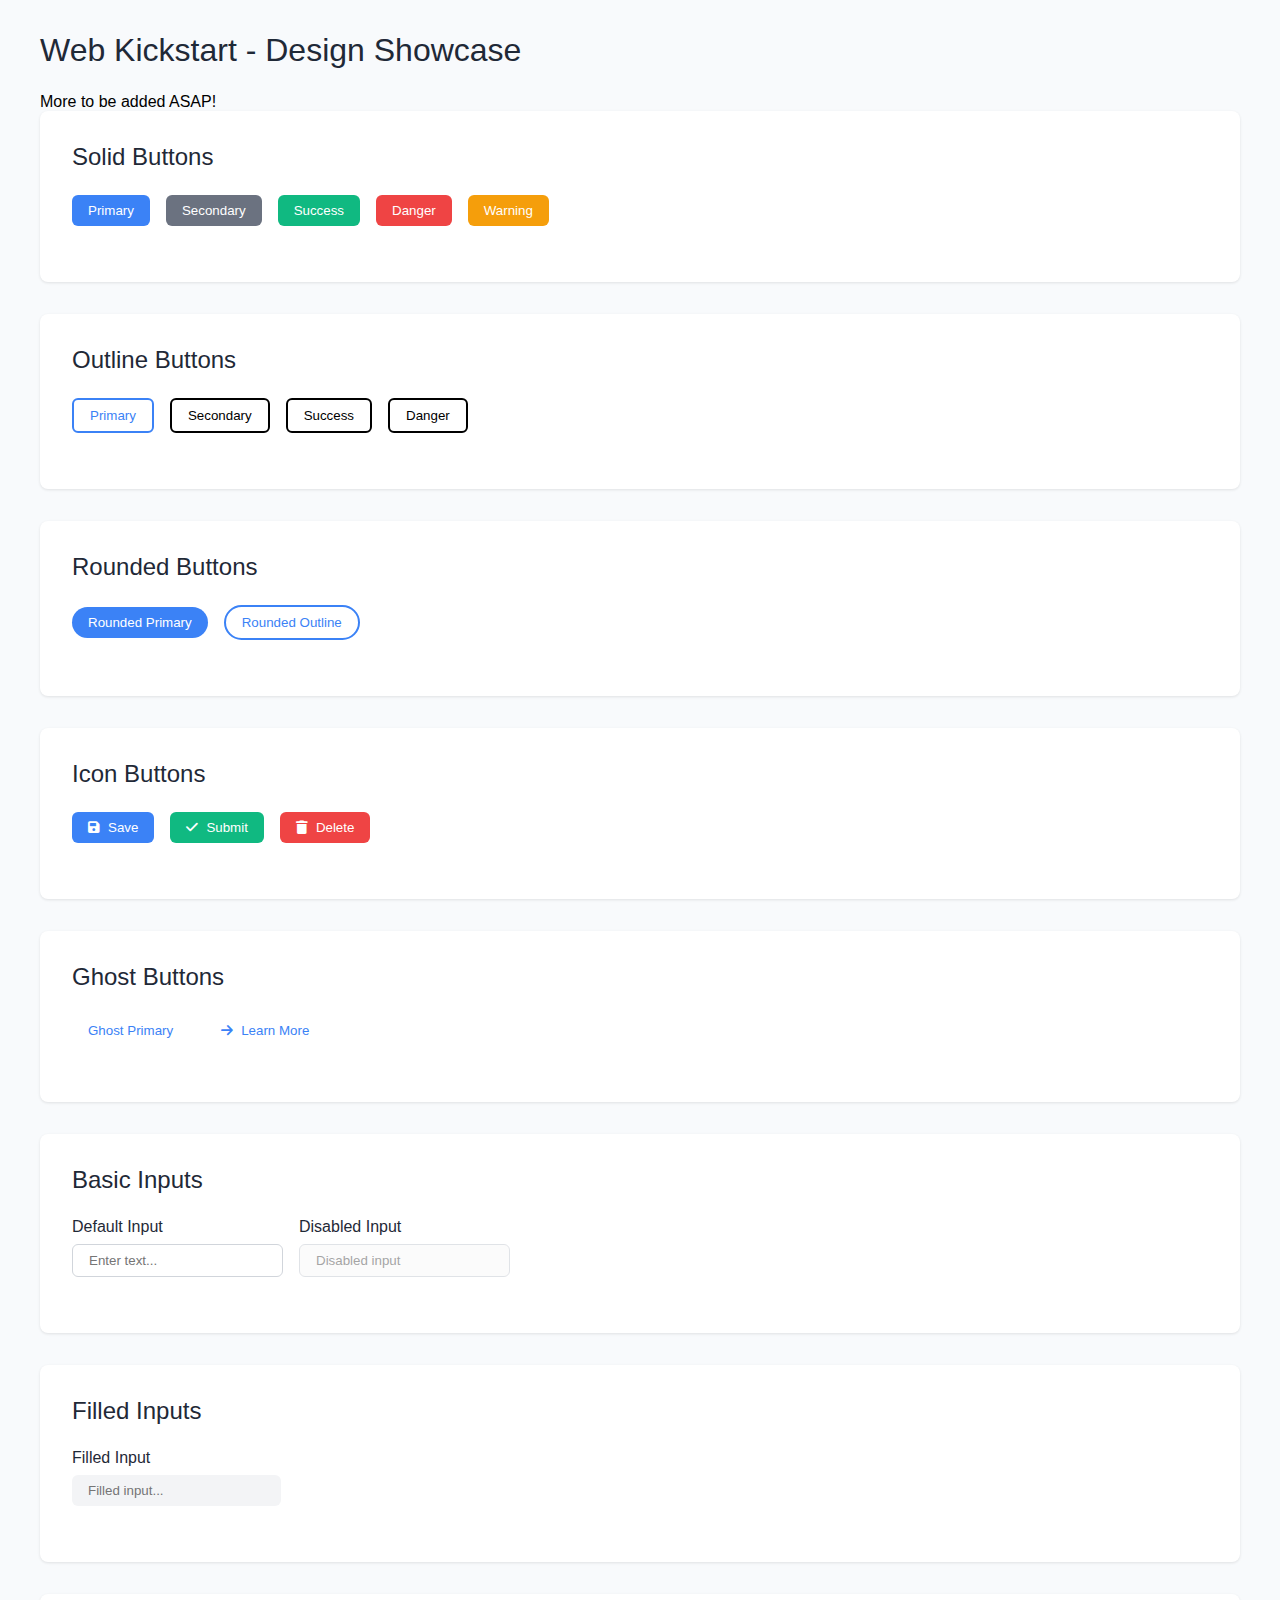
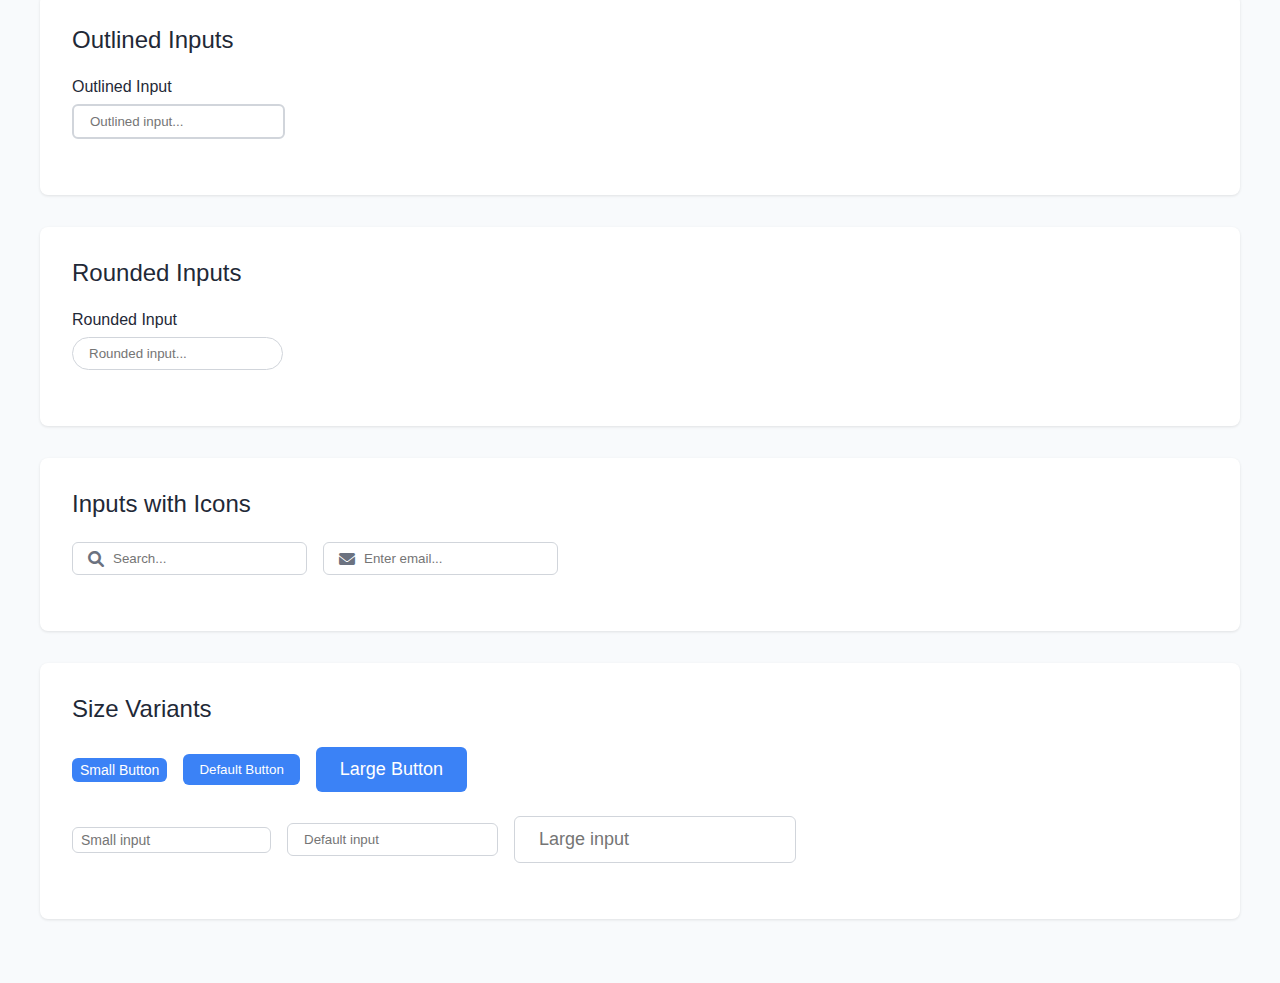
<file: index.html>
<!DOCTYPE html>
<html lang="en">
<head>
    <meta charset="UTF-8">
    <meta name="viewport" content="width=device-width, initial-scale=1.0">
    <title>Web Kickstart - Design Showcase</title>
    <link rel="stylesheet" href="https://cdnjs.cloudflare.com/ajax/libs/font-awesome/6.0.0/css/all.min.css">
  <link rel="stylesheet" href="./style.css">
</head>
<body>
    <div class="container">
        <h1 class="heading">Web Kickstart - Design Showcase</h1>
        <p>More to be added ASAP!</p>

        <!-- Solid Buttons -->
        <section class="section">
            <h2 class="heading">Solid Buttons</h2>
            <div class="component-group">
                <button class="btn btn-primary">Primary</button>
                <button class="btn btn-secondary">Secondary</button>
                <button class="btn btn-success">Success</button>
                <button class="btn btn-danger">Danger</button>
                <button class="btn btn-warning">Warning</button>
            </div>
        </section>

        <!-- Outline Buttons -->
        <section class="section">
            <h2 class="heading">Outline Buttons</h2>
            <div class="component-group">
                <button class="btn btn-outline btn-outline-primary">Primary</button>
                <button class="btn btn-outline btn-outline-secondary">Secondary</button>
                <button class="btn btn-outline btn-outline-success">Success</button>
                <button class="btn btn-outline btn-outline-danger">Danger</button>
            </div>
        </section>

        <!-- Rounded Buttons -->
        <section class="section">
            <h2 class="heading">Rounded Buttons</h2>
            <div class="component-group">
                <button class="btn btn-primary btn-rounded">Rounded Primary</button>
                <button class="btn btn-outline btn-outline-primary btn-rounded">Rounded Outline</button>
            </div>
        </section>

        <!-- Icon Buttons -->
        <section class="section">
            <h2 class="heading">Icon Buttons</h2>
            <div class="component-group">
                <button class="btn btn-primary btn-icon">
                    <i class="fas fa-save"></i>
                    Save
                </button>
                <button class="btn btn-success btn-icon">
                    <i class="fas fa-check"></i>
                    Submit
                </button>
                <button class="btn btn-danger btn-icon">
                    <i class="fas fa-trash"></i>
                    Delete
                </button>
            </div>
        </section>

        <!-- Ghost Buttons -->
        <section class="section">
            <h2 class="heading">Ghost Buttons</h2>
            <div class="component-group">
                <button class="btn btn-ghost btn-ghost-primary">Ghost Primary</button>
                <button class="btn btn-ghost btn-ghost-primary btn-icon">
                    <i class="fas fa-arrow-right"></i>
                    Learn More
                </button>
            </div>
        </section>

        <!-- Basic Inputs -->
        <section class="section">
            <h2 class="heading">Basic Inputs</h2>
            <div class="component-group">
                <div>
                    <label class="label">Default Input</label>
                    <input type="text" class="input" placeholder="Enter text...">
                </div>
                <div>
                    <label class="label">Disabled Input</label>
                    <input type="text" class="input disabled" placeholder="Disabled input" disabled>
                </div>
            </div>
        </section>

        <!-- Filled Inputs -->
        <section class="section">
            <h2 class="heading">Filled Inputs</h2>
            <div class="component-group">
                <div>
                    <label class="label">Filled Input</label>
                    <input type="text" class="input input-filled" placeholder="Filled input...">
                </div>
            </div>
        </section>

        <!-- Outlined Inputs -->
        <section class="section">
            <h2 class="heading">Outlined Inputs</h2>
            <div class="component-group">
                <div>
                    <label class="label">Outlined Input</label>
                    <input type="text" class="input input-outlined" placeholder="Outlined input...">
                </div>
            </div>
        </section>

        <!-- Rounded Inputs -->
        <section class="section">
            <h2 class="heading">Rounded Inputs</h2>
            <div class="component-group">
                <div>
                    <label class="label">Rounded Input</label>
                    <input type="text" class="input input-rounded" placeholder="Rounded input...">
                </div>
            </div>
        </section>

        <!-- Input with Icon -->
        <section class="section">
            <h2 class="heading">Inputs with Icons</h2>
            <div class="component-group">
                <div class="input-group">
                    <i class="fas fa-search input-icon"></i>
                    <input type="text" class="input input-with-icon" placeholder="Search...">
                </div>
                <div class="input-group">
                    <i class="fas fa-envelope input-icon"></i>
                    <input type="email" class="input input-with-icon" placeholder="Enter email...">
                </div>
            </div>
        </section>

        <!-- Size Variants -->
        <section class="section">
            <h2 class="heading">Size Variants</h2>
            <div class="component-group">
                <button class="btn btn-primary btn-sm">Small Button</button>
                <button class="btn btn-primary">Default Button</button>
                <button class="btn btn-primary btn-lg">Large Button</button>
            </div>
            <div class="component-group">
                <input type="text" class="input input-sm" placeholder="Small input">
                <input type="text" class="input" placeholder="Default input">
                <input type="text" class="input input-lg" placeholder="Large input">
            </div>
        </section>
    </div>
</body>
</html>
</file>
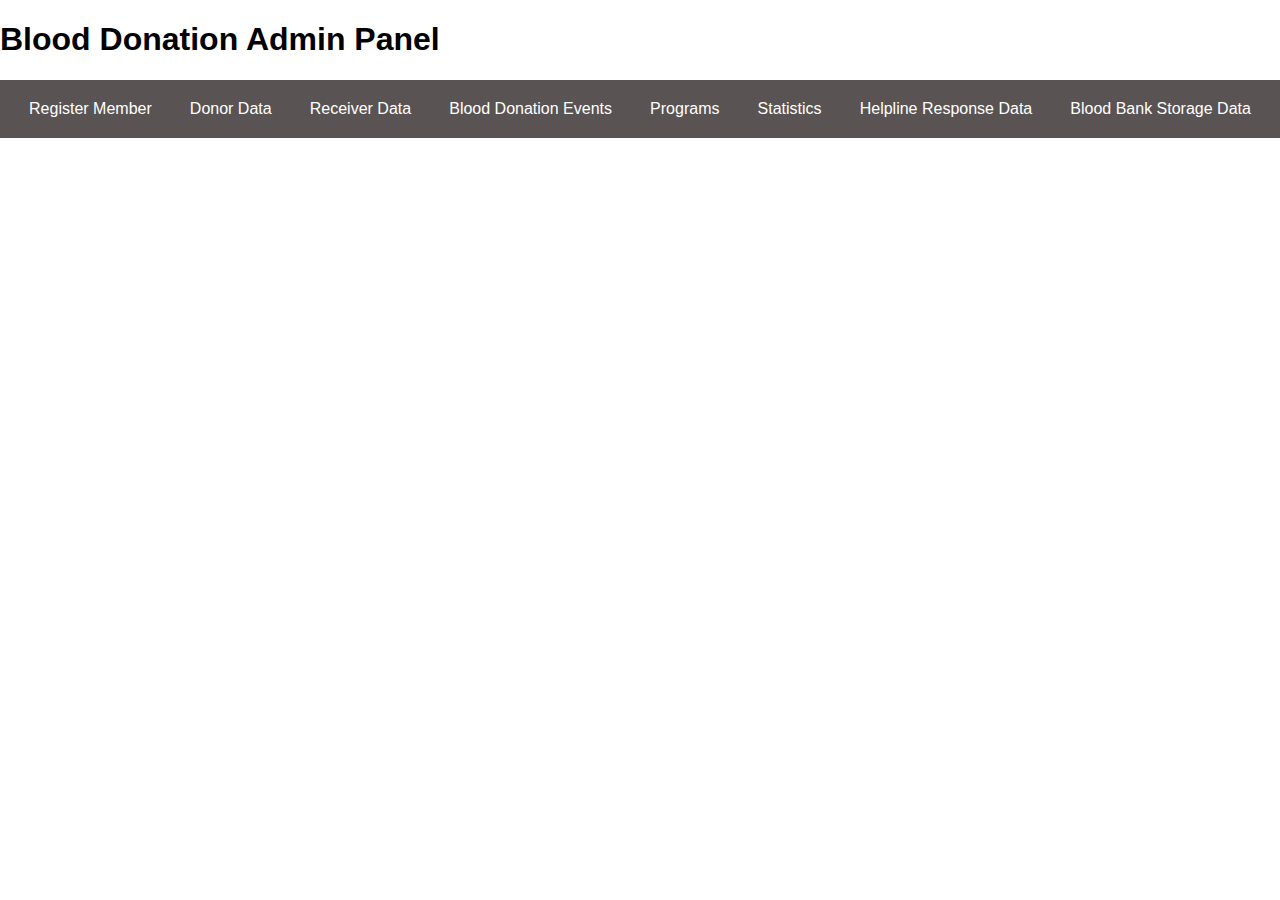
<file: admin.html>
<!DOCTYPE html>
<html lang="en">

<head>
    <meta charset="UTF-8">
    <meta name="viewport" content="width=device-width, initial-scale=1.0">
    <title>Blood Donation Admin Panel</title>
    <style>
        body {
            margin: 0;
            font-family: Arial, sans-serif;
        }
te 

        header {
            background-color: #5a5353;
            color: white;
            padding: 10px;
            text-align: center;
        }

        nav {
            background-color: #5a5353;
            color: white;
            display: flex;
            justify-content: space-around;
            padding: 10px;
            
        }

        #main-content {
            width: 90%;
            height: 100%;
            color: rgb(218, 131, 131);
            display: flex;
            justify-content: space-around;
            padding: 10px;
        }

        nav a {
            color: white;
            text-decoration: none;
            padding: 10px;
            cursor: pointer;

        }

        .menu-link {
            color: white;
            text-decoration: none;
            padding: 10px;
            cursor: pointer;
        }


        #menu-toggle {
            display: none;
            cursor: pointer;
            font-size: 1.5em;
        }

        .section {
            background-color: #fff;
            padding: 20px;
            margin: 20px 0;
            border-radius: 8px;
            display: none;
            width: 100%;
        }

        .section h2 {
            font-size: 24px;
            color: #333;
        }

        .section-content {
            font-size: 16px;
            color: #555;
        }


        @media screen and (max-width: 768px) {
            #menu-toggle {
                display: block;
            }

            nav {
                flex-direction: column;
                align-items: flex-start;
                display: none;
            }

            nav.show {
                display: flex;
            }

            .menu-link {
                width: 100%;
                box-sizing: border-box;
            }
        }

        table {
        border-collapse: collapse;
        width: 100%;
        margin-top: 20px;
    }

    th, td {
        padding: 12px;
        text-align: left;
        border-bottom: 1px solid #ddd;
    }

    th {
        background-color: #5a5353;
        color: white;
    }

    tr:hover {
        background-color: #f5f5f5;
    }
    </style>
</head>

<body>
<header>
        <h1>Blood Donation Admin Panel</h1>
</header>
    <nav>
        <a href="#" class="menu-link" onclick="showSection('register-member')">Register Member</a>
        <a href="#" class="menu-link" onclick="showSection('donor-data')">Donor Data</a>
        <a href="#" class="menu-link" onclick="showSection('receiver-data')">Receiver Data</a>
        <a href="#" class="menu-link" onclick="showSection('donation-events')">Blood Donation Events</a>
        <a href="#" class="menu-link" onclick="showSection('programs')">Programs</a>
        <a href="#" class="menu-link" onclick="showSection('statistics')">Statistics</a>
        <a href="#" class="menu-link" onclick="showSection('helpline-response-data')">Helpline Response Data</a>
        <a href="#" class="menu-link" onclick="showSection('blood-bank-storage')">Blood Bank Storage Data</a>
    </nav>

    <div id="main-content">
    <!-- Add this section inside the main-content div -->
<section id="register-member" class="section">
    <h2>Registered Members</h2>
    <table border="1" style="width: 100%;">
        <thead>
            <tr>
                <th>Name</th>
                <th>Address</th>
                <th>Phone Number</th>
                <th>Blood Group</th>
                <th>Donation Status</th>
                <th>Remark</th>
            </tr>
        </thead>
        <tbody>
            <!-- Example rows, replace with actual data from your backend -->
            <tr>
                <td>John Doe</td>
                <td>123 Main St</td>
                <td>555-1234</td>
                <td>A+</td>
                <td>Successful</td>
                <td>Thanks for donating!</td>
            </tr>
            <tr>
                <td>Jane Smith</td>
                <td>456 Oak St</td>
                <td>555-5678</td>
                <td>B-</td>
                <td>Pending</td>
                <td>Waiting for confirmation</td>
            </tr>
            <!-- Add more rows as needed -->
        </tbody>
    </table>
</section>

        <!-- Donor Data Section -->
 <!-- Add this section inside the main-content div -->
<section id="donor-data" class="section">
    <h2>Donor Data</h2>
    <table border="1" style="width: 100%;">
        <thead>
            <tr>
                <th>Name</th>
                <th>Address</th>
                <th>Phone Number</th>
                <th>Blood Group</th>
                <th>Last Donation Date</th>
                <th>Health Status</th>
            </tr>
        </thead>
        <tbody>
            <!-- Example rows, replace with actual data from your backend -->
            <tr>
                <td>John Doe</td>
                <td>123 Main St</td>
                <td>555-1234</td>
                <td>A+</td>
                <td>2023-01-15</td>
                <td>Good</td>
            </tr>
            <tr>
                <td>Jane Smith</td>
                <td>456 Oak St</td>
                <td>555-5678</td>
                <td>B-</td>
                <td>2022-11-30</td>
                <td>Excellent</td>
            </tr>
            <!-- Add more rows as needed -->
        </tbody>
    </table>
</section>


        <!-- Receiver Data Section -->
      <!-- Add this section inside the main-content div -->
<section id="receiver-data" class="section">
    <h2>Receiver Data</h2>
    <table border="1" style="width: 100%;">
        <thead>
            <tr>
                <th>Name</th>
                <th>Address</th>
                <th>Phone Number</th>
                <th>Blood Group</th>
                <th>Request Date</th>
                <th>Location</th>
                <th>Status</th>
            </tr>
        </thead>
        <tbody>
            <!-- Example rows, replace with actual data from your backend -->
            <tr>
                <td>Mary Johnson</td>
                <td>789 Pine St</td>
                <td>555-9876</td>
                <td>O-</td>
                <td>2023-02-10</td>
                <td>Hospital A</td>
                <td>Pending</td>
            </tr>
            <tr>
                <td>Robert Williams</td>
                <td>321 Maple St</td>
                <td>555-4321</td>
                <td>AB+</td>
                <td>2023-01-25</td>
                <td>Red Cross Center</td>
                <td>Confirmed</td>
            </tr>
            <!-- Add more rows as needed -->
        </tbody>
    </table>
</section>

        <!-- Blood Donation Events Section -->
        <!-- Add this section inside the main-content div -->
<section id="donation-events" class="section">
    <h2>Blood Donation Events</h2>
    <table border="1" style="width: 100%;">
        <thead>
            <tr>
                <th>Name of Programme</th>
                <th>No. of Donors</th>
                <th>Date of Event</th>
                <th>Time of Event</th>
            </tr>
        </thead>
        <tbody>
            <!-- Example rows, replace with actual data from your backend -->
            <tr>
                <td>Community Blood Drive</td>
                <td>50</td>
                <td>2023-03-15</td>
                <td>10:00 AM - 4:00 PM</td>
            </tr>
            <tr>
                <td>University Blood Donation Day</td>
                <td>30</td>
                <td>2023-04-05</td>
                <td>9:00 AM - 3:00 PM</td>
            </tr>
            <!-- Add more rows as needed -->
        </tbody>
    </table>
</section>


        <!-- Programs Section -->
       <!-- Add this section inside the main-content div -->
<section id="programs" class="section">
    <h2>Programs Held</h2>
    <table border="1" style="width: 100%;">
        <thead>
            <tr>
                <th>Name of Program</th>
                <th>Date</th>
                <th>Type of Program</th>
                <th>Number of Participants</th>
            </tr>
        </thead>
        <tbody>
            <!-- Example rows, replace with actual data from your backend -->
            <tr>
                <td>Blood Donation Campaign</td>
                <td>2023-03-15</td>
                <td>Blood Donation</td>
                <td>50</td>
            </tr>
            <tr>
                <td>Health Awareness Seminar</td>
                <td>2023-04-05</td>
                <td>Health Awareness</td>
                <td>100</td>
            </tr>
            <tr>
                <td>Spelling Bee Competition</td>
                <td>2023-05-20</td>
                <td>Competition</td>
                <td>30</td>
            </tr>
            <!-- Add more rows as needed -->
        </tbody>
    </table>
</section>


        <!-- Statistics Section -->
       <!-- Add this section inside the main-content div -->
<section id="statistics" class="section">
    <h2>Blood Donation Statistics</h2>
    <table border="1" style="width: 100%;">
        <thead>
            <tr>
                <th>Statistic</th>
                <th>Value</th>
            </tr>
        </thead>
        <tbody>
            <!-- Example rows, replace with actual data from your backend -->
            <tr>
                <td>Total Donors</td>
                <td>500</td>
            </tr>
            <tr>
                <td>Total Receivers</td>
                <td>200</td>
            </tr>
            <tr>
                <td>Total Successful Donations</td>
                <td>450</td>
            </tr>
            <tr>
                <td>Total Pending Donations</td>
                <td>25</td>
            </tr>
            <tr>
                <td>Total Failed Donations</td>
                <td>5</td>
            </tr>
            <tr>
                <td>Total Male Donors</td>
                <td>300</td>
            </tr>
            <tr>
                <td>Total Female Donors</td>
                <td>200</td>
            </tr>
            <tr>
                <td>Total Male Receivers</td>
                <td>120</td>
            </tr>
            <tr>
                <td>Total Female Receivers</td>
                <td>80</td>
            </tr>
            <tr>
                <td>Total Donors - Blood Group A+</td>
                <td>150</td>
            </tr>
            <tr>
                <td>Total Donors - Blood Group B-</td>
                <td>100</td>
            </tr>
            <!-- Add more rows as needed -->
        </tbody>
    </table>
</section>

        <!-- Helpline Response Data Section -->
    <!-- Add this section inside the main-content div -->
<section id="helpline-response-data" class="section">
    <h2>Helpline Response Data</h2>
    <table border="1" style="width: 100%;">
        <thead>
            <tr>
                <th>Call Date</th>
                <th>Caller Name</th>
                <th>Phone Number</th>
                <th>Issue</th>
                <th>Response Status</th>
                <th>Remarks</th>
            </tr>
        </thead>
        <tbody>
            <!-- Example rows, replace with actual data from your backend -->
            <tr>
                <td>2023-03-01</td>
                <td>John Doe</td>
                <td>555-1234</td>
                <td>Blood Request</td>
                <td>Resolved</td>
                <td>Provided information about nearest blood bank</td>
            </tr>
            <tr>
                <td>2023-03-05</td>
                <td>Jane Smith</td>
                <td>555-5678</td>
                <td>Donation Inquiry</td>
                <td>Pending</td>
                <td>Will follow up later</td>
            </tr>
            <!-- Add more rows as needed -->
        </tbody>
    </table>
</section>


        <!-- Blood Bank Storage Data Section -->
      <!-- Add this section inside the main-content div -->
<section id="blood-bank-storage" class="section">
    <h2>Blood Bank Storage Data</h2>
    <table border="1" style="width: 100%;">
        <thead>
            <tr>
                <th>Blood Group</th>
                <th>Available Pouches</th>
                <th>Expiry Date</th>
            </tr>
        </thead>
        <tbody>
            <!-- Example rows, replace with actual data from your backend -->
            <tr>
                <td>A+</td>
                <td>100</td>
                <td>2023-06-30</td>
            </tr>
            <tr>
                <td>B-</td>
                <td>50</td>
                <td>2023-07-15</td>
            </tr>
            <!-- Add more rows as needed -->
        </tbody>
    </table>
</section>

    </div>

    <script>
        function showSection(sectionId) {
            // Hide all sections
            var sections = document.getElementsByClassName('section');
            for (var i = 0; i < sections.length; i++) {
                sections[i].style.display = 'none';
            }

            // Show the selected section
            var selectedSection = document.getElementById(sectionId);
            if (selectedSection) {
                selectedSection.style.display = 'block';
            }
        }
    </script>

</body>

</html>
</file>
<file: style.css>
/* CSS Reset */

/* Reset margin, padding, and border to a consistent baseline */
* {
    margin: 0;
    padding: 0;
    border: 0;
    box-sizing: border-box; /* Recommended box model */
  }
  
  /* Optionally, apply a global font and font size */
  body {
    font-family: Arial, sans-serif;
    font-size: 16px;
  }
  
  /* Reset list styles */
  ul, ol {
    list-style: none;
  }
  
  /* Optionally, reset anchor styles */
  a {
    text-decoration: none;
    color: inherit;
  }
  
  /* Optionally, remove any default underlines on links */
  a:hover {
    text-decoration: none;
  }
  
  /* Optionally, reset heading styles */
  h1, h2, h3, h4, h5, h6 {
    font-weight: normal;
  }
  
  /* Optionally, set a default background color */
  body {
    background-color: #ffffff;
  }

 @import url('https://fonts.googleapis.com/css2?family=Roboto:wght@300;400;500;700&family=Open+Sans:wght@400;600;700&family=Poppins:wght@400;500;600;700&family=Lato:wght@400;700&family=Montserrat:wght@400;500;600;700&display=swap');

    :root {
      --primary: #3B82F6;
      --secondary: #6B7280;
      --success: #10B981;
      --danger: #EF4444;
      --warning: #F59E0B;
      --info: #3B82F6;
      --light: #F3F4F6;
      --dark: #1F2937;
      --font-primary: 'Roboto', sans-serif;
      --font-secondary: 'Open Sans', sans-serif;
      --font-decorative: 'Poppins', sans-serif;
    }

    body {
        font-family: var(--font-primary);
        padding: 2rem;
        background-color: #f8fafc;
    }

    .container {
        max-width: 1200px;
        margin: 0 auto;
    }

    .section {
        background: white;
        padding: 2rem;
        border-radius: 0.5rem;
        margin-bottom: 2rem;
        box-shadow: 0 1px 3px rgba(0,0,0,0.1);
    }

    .heading {
        font-family: var(--font-decorative);
        margin-bottom: 1.5rem;
        color: var(--dark);
    }

    .component-group {
        display: flex;
        gap: 1rem;
        margin-bottom: 1.5rem;
        flex-wrap: wrap;
        align-items: center;
    }

    .btn {
      padding: 0.5rem 1rem;
      border-radius: 0.375rem;
      font-weight: 500;
      cursor: pointer;
      transition: all 0.2s ease-in-out;
      font-family: var(--font-primary);
    }

    .btn-primary {
      background-color: var(--primary);
      color: white;
      border: none;
    }

    .btn-primary:hover {
      background-color: #2563EB;
      transform: translateY(-1px);
    }

    .btn-secondary {
      background-color: var(--secondary);
      color: white;
      border: none;
    }

    .btn-success {
      background-color: var(--success);
      color: white;
      border: none;
    }

    .btn-danger {
      background-color: var(--danger);
      color: white;
      border: none;
    }

    .btn-warning {
      background-color: var(--warning);
      color: white;
      border: none;
    }

    .btn-outline {
      background-color: transparent;
      border: 2px solid;
    }

    .btn-outline-primary {
      border-color: var(--primary);
      color: var(--primary);
    }

    .btn-outline-primary:hover {
      background-color: var(--primary);
      color: white;
    }

    .btn-rounded {
      border-radius: 9999px;
    }

    .btn-icon {
      display: inline-flex;
      align-items: center;
      gap: 0.5rem;
    }

    .btn-ghost {
      background-color: transparent;
      border: none;
    }

    .btn-ghost-primary {
      color: var(--primary);
    }

    .btn-ghost-primary:hover {
      background-color: rgba(59, 130, 246, 0.1);
    }

    .input {
      padding: 0.5rem 1rem;
      border-radius: 0.375rem;
      border: 1px solid #D1D5DB;
      font-family: var(--font-primary);
      transition: all 0.2s ease-in-out;
    }

    .input:focus {
      outline: none;
      border-color: var(--primary);
      box-shadow: 0 0 0 3px rgba(59, 130, 246, 0.1);
    }

    .input-filled {
      background-color: #F3F4F6;
      border: none;
    }

    .input-outlined {
      border: 2px solid #D1D5DB;
      background-color: transparent;
    }

    .input-rounded {
      border-radius: 9999px;
    }

    .input-group {
      position: relative;
      display: flex;
      align-items: center;
    }

    .input-icon {
      position: absolute;
      left: 1rem;
      color: var(--secondary);
    }

    .input-with-icon {
      padding-left: 2.5rem;
    }

    .btn-sm, .input-sm {
      padding: 0.25rem 0.5rem;
      font-size: 0.875rem;
    }

    .btn-lg, .input-lg {
      padding: 0.75rem 1.5rem;
      font-size: 1.125rem;
    }

    .disabled {
      opacity: 0.65;
      cursor: not-allowed;
    }

    .label {
      display: block;
      margin-bottom: 0.5rem;
      font-weight: 500;
      color: var(--dark);
    }
</file>
